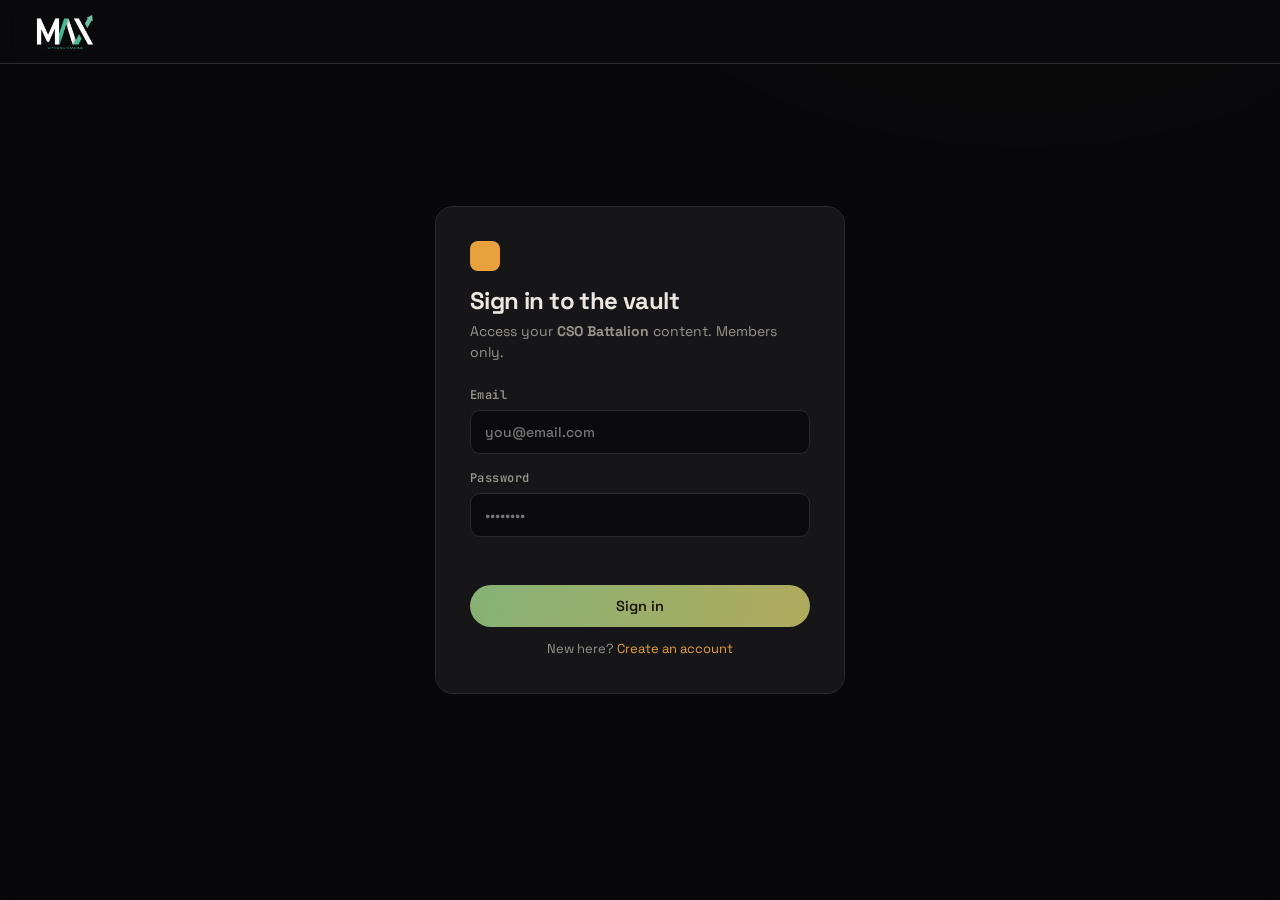
<file: vault.html>
<!doctype html>
<html lang="en">
<head>
  <meta charset="utf-8" />
  <meta name="viewport" content="width=device-width, initial-scale=1" />
  <link rel="icon" href="favicon.ico" sizes="any" />
  <link rel="icon" type="image/png" href="favicon.png" />
  <link rel="apple-touch-icon" href="apple-touch-icon.png" />
  <title>Vault - Max Options Trading</title>
  <link rel="preconnect" href="https://fonts.googleapis.com" />
  <link rel="preconnect" href="https://fonts.gstatic.com" crossorigin />
  <link href="https://fonts.googleapis.com/css2?family=Space+Grotesk:wght@400;500;600;700&family=JetBrains+Mono:wght@400;500;600;700&display=swap" rel="stylesheet" />
  <link rel="stylesheet" href="styles.css" />
  <link rel="stylesheet" href="vault.css" />
</head>
<body class="vault">
  <header class="vtop">
    <a class="home" href="index.html" aria-label="Max Options Trading home"><img src="assets/mot-logo.png" alt="Max Options Trading" /></a>
    <div class="who" id="who"></div>
  </header>
  <main id="vault-root"></main>
  <script type="module" src="src/vault.js"></script>
</body>
</html>
</file>
<file: styles.css>
/* MaxOptionsTrading 3D - rebuilt with the anti-slop design skill.
   Direction: dark-tech broadcast / "amber terminal". One locked theme, one accent.
   Type: Space Grotesk (display + UI) · JetBrains Mono (all numbers/data).
   Accent: amber #e8a13c. Green/red appear ONLY as semantic up/down in the terminal.
   No neon glows, no gradient headlines, no pure black. Radius scale: cards 14px,
   buttons full-pill, inputs 10px. */
:root {
  --bg: #0b0b0d;
  --bg-2: #101013;
  --surface: #161619;
  --surface-2: #1d1d22;
  --line: #2a2a31;
  --line-soft: #1f1f25;
  --text: #ece8e1;
  --muted: #97948d;
  --faint: #62605b;
  --accent: #e8a13c;
  --accent-bright: #ffc061;
  --accent-ink: #1a1305;     /* dark text on amber buttons */
  --green: #4ebc97;          /* MOT brand green: live / data / positive */
  --green-bright: #2ee6a6;
  --up: #4ebc97;             /* positive = brand green */
  --down: #cf6b62;           /* semantic only */
  --shadow: 0 24px 70px rgba(0,0,0,.45);
  --shadow-soft: 0 12px 34px rgba(0,0,0,.35);
  --sans: "Space Grotesk", system-ui, -apple-system, sans-serif;
  --mono: "JetBrains Mono", ui-monospace, "SF Mono", monospace;
  --maxw: 1280px;
}

* { margin: 0; padding: 0; box-sizing: border-box; }
html { scroll-behavior: smooth; -webkit-text-size-adjust: 100%; }
body {
  font-family: var(--sans);
  background: var(--bg);
  color: var(--text);
  overflow-x: hidden;
  -webkit-font-smoothing: antialiased;
  line-height: 1.5;
}
body::before { /* restrained ambient depth, no neon */
  content: ""; position: fixed; inset: 0; z-index: -2;
  background:
    radial-gradient(1100px 620px at 78% -8%, rgba(232,161,60,.10), transparent 62%),
    radial-gradient(820px 560px at 6% 108%, rgba(232,161,60,.045), transparent 60%),
    var(--bg);
}
a { color: inherit; text-decoration: none; }
img { display: block; max-width: 100%; }
h1, h2, h3 { font-weight: 700; letter-spacing: -0.025em; line-height: 1.02; }
.mono { font-family: var(--mono); font-feature-settings: "tnum" 1; }
.wrap { max-width: var(--maxw); margin: 0 auto; width: 100%; }
.accent { color: var(--accent); }
.muted { color: var(--muted); }

/* ---------- 3D layers ---------- */
#globe-canvas { position: fixed; inset: 0; width: 100vw; height: 100vh; z-index: 0; }
#label-layer { position: fixed; inset: 0; z-index: 1; pointer-events: none; }
#label-layer.faded { visibility: hidden; }   /* fully hidden once globe shrinks: no overlay, no clicks */
.asset-label {
  font: 600 11px var(--mono); color: var(--text);
  background: rgba(11,11,13,.62); border: 1px solid var(--line);
  padding: 3px 8px; border-radius: 8px; white-space: nowrap;
  display: flex; gap: 7px; align-items: center; backdrop-filter: blur(6px);
  transition: border-color .25s, color .25s; letter-spacing: .02em;
}
.asset-label .px { color: var(--muted); }
.asset-label.hot { color: var(--accent-bright); border-color: var(--accent); }
.asset-label.down .sym { color: var(--down); }

/* clickable brand/program nodes on the globe */
.brand-node { pointer-events: auto; cursor: pointer; display: inline-flex; gap: 7px; align-items: center; font: 600 11px var(--mono); letter-spacing: .04em; color: var(--accent-bright); background: rgba(11,11,13,.74); border: 1px solid var(--accent); padding: 5px 11px; border-radius: 999px; backdrop-filter: blur(6px); transition: background .2s, color .2s; white-space: nowrap; }
.brand-node:hover { background: var(--accent); color: var(--accent-ink); }
.brand-node .bn-dot { width: 6px; height: 6px; border-radius: 50%; background: currentColor; }
.brand-node .bn-arrow { font-size: 12px; opacity: .8; }

/* cursor-tracking brand-green glow */
#cursor-glow {
  position: fixed; top: 0; left: 0; width: 420px; height: 420px; border-radius: 50%;
  z-index: 35; pointer-events: none; mix-blend-mode: screen; opacity: 0;
  background: radial-gradient(circle, rgba(78,188,151,.20), rgba(46,230,166,.06) 40%, transparent 64%);
  filter: blur(14px); will-change: transform; transition: opacity .3s ease;
}
@media (prefers-reduced-motion: reduce) { #cursor-glow { filter: blur(20px); } }
@media (pointer: coarse) { #cursor-glow { display: none; } }

/* full-page lightning flash overlay (synced to globe bolts) */
#page-flash { position: fixed; inset: 0; z-index: 2; pointer-events: none; opacity: 0; mix-blend-mode: screen;
  background: radial-gradient(circle at 68% 36%, rgba(255,241,208,.20), transparent 56%); transition: opacity .12s ease; }
@media (prefers-reduced-motion: reduce) { #page-flash { display: none; } }

/* ---------- nav (single line, <=72px) ---------- */
nav {
  position: fixed; top: 0; left: 0; right: 0; z-index: 40; height: 68px;
  display: flex; align-items: center; justify-content: space-between;
  padding: 0 clamp(18px, 4vw, 40px);
  background: linear-gradient(180deg, rgba(11,11,13,.86), rgba(11,11,13,0));
  backdrop-filter: blur(8px);
}
.logo { display: flex; align-items: center; }
.logo img { height: 40px; width: auto; display: block; }
.nav-links { display: flex; gap: 28px; font-size: 14.5px; color: var(--muted); }
.nav-links a:hover { color: var(--text); }
.nav-cta { display: flex; gap: 10px; align-items: center; }
@media (max-width: 880px) { .nav-links { display: none; } }

/* ---------- buttons (full-pill, AA contrast) ---------- */
.btn { font: 600 14.5px var(--sans); padding: 11px 22px; border-radius: 999px; cursor: pointer; border: 1px solid transparent; transition: transform .18s ease, background .2s, border-color .2s; display: inline-flex; align-items: center; gap: 8px; white-space: nowrap; }
.btn:active { transform: translateY(1px) scale(.99); }
.btn-primary { background: linear-gradient(105deg, var(--green) -130%, var(--accent) 230%); color: var(--accent-ink); }
.btn-primary:hover { background: linear-gradient(105deg, var(--green-bright) -130%, var(--accent-bright) 230%); transform: translateY(-2px); }
.btn-ghost { border-color: var(--line); color: var(--text); }
.btn-ghost:hover { border-color: var(--accent); color: var(--accent); }

/* ---------- ticker (mono) ---------- */
.ticker { position: fixed; bottom: 0; left: 0; right: 0; z-index: 30; height: 36px; background: rgba(11,11,13,.82); border-top: 1px solid var(--line); display: flex; align-items: center; overflow: hidden; backdrop-filter: blur(8px); }
.ticker-track { display: flex; gap: 40px; white-space: nowrap; padding-left: 100%; animation: scrollx 44s linear infinite; }
.ticker-item { display: flex; gap: 9px; align-items: center; font: 600 12.5px var(--mono); letter-spacing: .02em; }
.ticker-item .sym { color: var(--muted); }
.ticker-item .up { color: var(--up); } .ticker-item .down { color: var(--down); }
@keyframes scrollx { to { transform: translateX(-100%); } }
@media (prefers-reduced-motion: reduce) { .ticker-track { animation: none; } }

/* ---------- sections ---------- */
main { position: relative; z-index: 10; }
section { padding: clamp(96px, 13vh, 150px) clamp(18px, 5vw, 48px); }
.section-head { max-width: 60ch; margin-bottom: 48px; }
.section-head h2 { font-size: clamp(30px, 4.6vw, 60px); }
.section-head p { color: var(--muted); font-size: clamp(15px, 1.3vw, 18px); margin-top: 18px; max-width: 58ch; }
.eyebrow { font: 600 11.5px var(--mono); letter-spacing: .24em; text-transform: uppercase; color: var(--accent); margin-bottom: 18px; }

/* market open/closed status */
.mkt-status { display: inline-flex; gap: 9px; align-items: center; font: 600 12px var(--mono); letter-spacing: .04em; padding: 7px 14px; border: 1px solid var(--line); border-radius: 999px; margin-bottom: 20px; }
.mkt-status .dot { width: 8px; height: 8px; border-radius: 50%; background: var(--muted); }
.mkt-status .sub { color: var(--muted); }
.mkt-status.open { color: var(--green); } .mkt-status.open .dot { background: var(--green); box-shadow: 0 0 8px rgba(78,188,151,.7); animation: pulse 1.8s ease-in-out infinite; }
.mkt-status.closed { color: var(--down); } .mkt-status.closed .dot { background: var(--down); }

/* HERO - asymmetric, globe sits to the right/behind. Max 4 text elements. */
#hero { min-height: 100dvh; display: grid; align-content: center; padding-top: 68px; }
#hero .wrap { display: grid; grid-template-columns: minmax(0, 1fr); }
#hero .copy { max-width: 19ch; }
#hero .eyebrow { margin-bottom: 22px; }
#hero h1 { font-size: clamp(44px, 8vw, 104px); }
#hero h1 .h1-accent { display: block; font-size: 0.5em; margin-top: 0.12em; color: var(--green); letter-spacing: -0.02em; }
#hero .lead { color: var(--muted); font-size: clamp(16px, 1.5vw, 20px); margin: 26px 0 34px; max-width: 46ch; }
#hero .hero-cta { display: flex; gap: 13px; flex-wrap: wrap; }
@media (min-width: 980px) { #hero .copy { max-width: 17ch; } #hero .lead { max-width: 42ch; } }

/* stats strip - UNDER the hero, mono numbers */
#stats { padding-top: 0; padding-bottom: clamp(60px, 8vh, 90px); }
#stats .row { display: grid; grid-template-columns: repeat(4, 1fr); gap: 1px; background: var(--line-soft); border: 1px solid var(--line-soft); border-radius: 14px; overflow: hidden; }
#stats .cell { background: var(--bg); padding: 26px 22px; }
#stats .n { font: 700 clamp(24px, 3vw, 34px)/1 var(--mono); color: var(--text); }
#stats .l { color: var(--muted); font-size: 13px; margin-top: 10px; letter-spacing: .02em; }
@media (max-width: 760px) { #stats .row { grid-template-columns: 1fr 1fr; } }

/* DUAL PATH - trading + entertainment merge */
#paths .grid { display: grid; grid-template-columns: 1fr 1fr; gap: 18px; }
@media (max-width: 860px) { #paths .grid { grid-template-columns: 1fr; } }
.path { position: relative; border: 1px solid var(--line); border-radius: 14px; overflow: hidden; min-height: 460px; display: flex; flex-direction: column; justify-content: flex-end; transition: transform .35s ease, border-color .35s ease; isolation: isolate; }
.path:hover { transform: translateY(-6px); border-color: var(--accent); }
.path .ph { position: absolute; inset: 0; z-index: -2; }
.path .ph img { width: 100%; height: 100%; object-fit: cover; filter: grayscale(.4) brightness(.55) contrast(1.05); }
.path::after { content: ""; position: absolute; inset: 0; z-index: -1; background: linear-gradient(180deg, rgba(11,11,13,.2), rgba(11,11,13,.92)); }
.path .body { padding: 36px; }
.path .kicker { font: 600 11.5px var(--mono); letter-spacing: .2em; text-transform: uppercase; color: var(--accent); }
.path h3 { font-size: clamp(26px, 3.4vw, 40px); margin: 14px 0 18px; }
.path ul { list-style: none; display: grid; gap: 10px; margin-bottom: 26px; }
.path li { display: flex; gap: 11px; color: var(--muted); font-size: 15px; align-items: baseline; }
.path li b { color: var(--text); font-weight: 600; }
.path li::before { content: ""; width: 6px; height: 6px; border-radius: 2px; background: var(--accent); transform: translateY(6px); flex: none; }

/* MARKET PULSE - terminal, mono, hairlines (density ~5) */
#pulse .board { display: grid; grid-template-columns: 1.15fr 1fr 1.1fr; gap: 18px; }
@media (max-width: 980px) { #pulse .board { grid-template-columns: 1fr; } }
.panel { border: 1px solid var(--line); border-radius: 14px; background: var(--surface); padding: 24px; }
.panel .ph4 { font: 600 12px var(--mono); letter-spacing: .18em; text-transform: uppercase; color: var(--muted); display: flex; align-items: center; gap: 9px; margin-bottom: 22px; }
.live-dot { width: 7px; height: 7px; border-radius: 50%; background: var(--green); box-shadow: 0 0 8px rgba(78,188,151,.7); animation: pulse 1.8s ease-in-out infinite; }
@keyframes pulse { 50% { opacity: .35; } }
@media (prefers-reduced-motion: reduce) { .live-dot { animation: none; } }
.gauge { text-align: center; padding: 6px 0 4px; }
.gauge .val { font: 700 56px/1 var(--mono); background: linear-gradient(120deg, var(--green), var(--green-bright)); -webkit-background-clip: text; background-clip: text; color: transparent; }
.gauge .lab { color: var(--muted); font: 600 12px var(--mono); letter-spacing: .14em; margin-top: 8px; }
.gauge-bar { height: 5px; border-radius: 999px; margin-top: 20px; background: linear-gradient(90deg, var(--down), #d6a24a 55%, var(--up)); position: relative; }
.gauge-bar .needle { position: absolute; top: -5px; width: 2px; height: 15px; background: var(--text); border-radius: 2px; }
.row-line { display: flex; justify-content: space-between; align-items: center; padding: 12px 0; border-bottom: 1px solid var(--line-soft); }
.row-line:last-child { border-bottom: none; }
.row-line .sym, .row-line .px { font-family: var(--mono); }
.row-line .name { color: var(--muted); font-size: 13px; }
.chg { font-family: var(--mono); font-size: 13.5px; }
.chg.up { color: var(--up); } .chg.down { color: var(--down); }
.win .play { font-size: 14.5px; } .win .meta { color: var(--muted); font-size: 12px; margin-top: 3px; }
.win .res { font: 700 14px var(--mono); color: var(--green); }
.ev .when { color: var(--muted); font: 500 12px var(--mono); }
.ev .kind { font-size: 11px; color: var(--accent); border: 1px solid var(--line); padding: 2px 9px; border-radius: 999px; }

/* MARKET PULSE - live "desk": asymmetric grid, arc gauge, sparkline tape, marquee */
#pulse .desk { display: grid; grid-template-columns: repeat(12, 1fr); gap: 16px; }
.desk-card { border: 1px solid var(--line); border-radius: 16px; background: var(--surface); padding: 22px; }
.dc-head { font: 600 12px var(--mono); letter-spacing: .16em; text-transform: uppercase; color: var(--muted); display: flex; align-items: center; gap: 9px; margin-bottom: 16px; }
.dc-head .dc-sub { margin-left: auto; color: var(--green); font-size: 12px; letter-spacing: .04em; }
.sentiment { grid-column: 1 / 6; grid-row: 1 / 3; display: flex; flex-direction: column; }
.tape { grid-column: 6 / 13; grid-row: 1 / 3; }
.wins { grid-column: 1 / 9; }
.sched { grid-column: 9 / 13; }
@media (max-width: 960px) { #pulse .desk { grid-template-columns: 1fr; } .sentiment, .tape, .wins, .sched { grid-column: 1 / -1; grid-row: auto; } }

/* sentiment arc gauge */
.gauge-wrap { position: relative; max-width: 280px; width: 100%; margin: 2px auto 0; }
.gauge-arc { width: 100%; display: block; }
#sent-marker { filter: drop-shadow(0 0 5px rgba(255,255,255,.55)); transition: cx .6s ease, cy .6s ease; }
.gauge-read { position: absolute; left: 0; right: 0; bottom: 6px; text-align: center; }
.gauge-read .val { font: 700 38px/1 var(--mono); background: linear-gradient(120deg, var(--green), var(--green-bright)); -webkit-background-clip: text; background-clip: text; color: transparent; }
.gauge-read .lab { display: block; font: 600 11px var(--mono); letter-spacing: .14em; color: var(--muted); margin-top: 4px; }
.scale { display: flex; justify-content: space-between; font: 500 11px var(--mono); color: var(--faint); margin-top: 4px; }
.sent-stats { margin-top: 18px; border-top: 1px solid var(--line-soft); }
.ss-row { display: flex; justify-content: space-between; align-items: center; padding: 10px 0; border-bottom: 1px solid var(--line-soft); font-size: 13.5px; }
.ss-row:last-child { border-bottom: none; }
.ss-row > span:first-child { color: var(--muted); }
.ss-row .up { color: var(--green); } .ss-row .down { color: var(--down); } .ss-row .muted { color: var(--muted); }
.top-mover { margin-top: 16px; padding-top: 16px; border-top: 1px solid var(--line-soft); display: flex; justify-content: space-between; align-items: center; }
.tm-label { font: 600 11px var(--mono); letter-spacing: .16em; text-transform: uppercase; color: var(--muted); }
.tm-val { font: 700 16px var(--mono); display: flex; gap: 9px; align-items: baseline; }
.tm-val #tm-sym { color: var(--text); }
.tm-val .up { color: var(--green); } .tm-val .down { color: var(--down); }
.ss-trend { margin-top: 18px; font: 600 11px var(--mono); letter-spacing: .16em; text-transform: uppercase; color: var(--muted); }
.spark { display: block; }
.spark.wide { width: 100%; height: 40px; margin-top: 8px; }
.spark path { fill: none; stroke-width: 2; stroke: var(--green); }
.spark path.down { stroke: var(--down); }
#sent-spark path { stroke: var(--accent); opacity: .85; }

/* live tape leaderboard */
.tape-list { display: flex; flex-direction: column; }
.tape-row { display: grid; grid-template-columns: 1.3fr 1fr auto auto; gap: 14px; align-items: center; padding: 11px 0; border-bottom: 1px solid var(--line-soft); }
.tape-row:last-child { border-bottom: none; }
.tp-id { display: flex; flex-direction: column; min-width: 0; }
.tp-id .sym { font: 600 14px var(--mono); }
.tp-id .name { color: var(--muted); font-size: 12px; white-space: nowrap; overflow: hidden; text-overflow: ellipsis; }
.tape-row .spark { width: 100%; height: 26px; }
.tape-row .px { text-align: right; font-size: 14px; }
.tape-row .chg { text-align: right; font-size: 13px; min-width: 66px; }

/* wins marquee */
.wins .marquee { overflow: hidden; -webkit-mask: linear-gradient(90deg, transparent, #000 5%, #000 95%, transparent); mask: linear-gradient(90deg, transparent, #000 5%, #000 95%, transparent); }
.marquee-track { display: flex; gap: 12px; width: max-content; animation: marq 32s linear infinite; }
.wins .marquee:hover .marquee-track { animation-play-state: paused; }
.win-chip { display: flex; align-items: center; gap: 12px; border: 1px solid var(--line); border-radius: 12px; background: var(--surface-2); padding: 12px 16px; white-space: nowrap; }
.win-chip .res { font: 700 15px var(--mono); color: var(--green); }
.win-chip b { font-weight: 600; font-size: 14px; }
.win-chip .meta { color: var(--muted); font-size: 12px; }
@keyframes marq { to { transform: translateX(-50%); } }
@media (prefers-reduced-motion: reduce) { .marquee-track { animation: none; flex-wrap: wrap; width: auto; } }

/* schedule */
.sched-list { display: flex; flex-direction: column; }
.sched-row { display: flex; justify-content: space-between; align-items: center; gap: 12px; padding: 12px 0; border-bottom: 1px solid var(--line-soft); }
.sched-row:last-child { border-bottom: none; }
.sr-l { display: flex; align-items: center; gap: 10px; min-width: 0; }
.sched-row .title { font-size: 14px; white-space: nowrap; overflow: hidden; text-overflow: ellipsis; }
.sched-row .kind { font: 600 10px var(--mono); letter-spacing: .08em; color: var(--accent); border: 1px solid var(--line); padding: 2px 8px; border-radius: 999px; flex: none; }
.sched-row .badge.live { font: 600 10px var(--mono); letter-spacing: .06em; background: var(--green); color: #04130d; padding: 3px 9px; border-radius: 999px; flex: none; }
.sched-row .when { color: var(--muted); font: 500 12px var(--mono); flex: none; }

/* NETWORK - real media thumbnails, varied layout */
#network .feature { display: grid; grid-template-columns: 1.4fr 1fr; gap: 18px; align-items: stretch; }
@media (max-width: 860px) { #network .feature { grid-template-columns: 1fr; } }
.media { position: relative; border: 1px solid var(--line); border-radius: 14px; overflow: hidden; min-height: 280px; display: flex; align-items: flex-end; isolation: isolate; }
.media img { position: absolute; inset: 0; width: 100%; height: 100%; object-fit: cover; z-index: -2; filter: brightness(.62) contrast(1.05); transition: transform .5s ease; }
.media:hover img { transform: scale(1.04); }
.media::after { content: ""; position: absolute; inset: 0; z-index: -1; background: linear-gradient(180deg, transparent 30%, rgba(11,11,13,.9)); }
.media .cap { padding: 20px 22px; }
.media .cap .t { font-weight: 600; font-size: 17px; }
.media .cap .s { color: var(--muted); font: 500 12px var(--mono); margin-top: 5px; letter-spacing: .04em; }
.media .badge { position: absolute; top: 14px; left: 14px; z-index: 1; font: 600 11px var(--mono); letter-spacing: .08em; background: var(--accent); color: var(--accent-ink); padding: 4px 10px; border-radius: 999px; }
.media .badge.live::before { content: ""; display: inline-block; width: 6px; height: 6px; border-radius: 50%; background: var(--accent-ink); margin-right: 6px; vertical-align: middle; }
.media-col { display: grid; gap: 18px; grid-template-rows: 1fr 1fr; }
.media.sm { min-height: 130px; }

/* PREMIUM INDICATORS - bento rhythm, not 3 equal cards */
#indicators .ind-grid { display: grid; grid-template-columns: repeat(12, 1fr); gap: 14px; }
.ind { border: 1px solid var(--line); border-radius: 14px; background: var(--surface); padding: 26px; display: flex; flex-direction: column; justify-content: space-between; min-height: 180px; }
.ind:nth-child(1) { grid-column: span 6; min-height: 240px; background: linear-gradient(160deg, var(--surface-2), var(--surface)); }
.ind:nth-child(2), .ind:nth-child(3) { grid-column: span 3; }
.ind:nth-child(4), .ind:nth-child(5), .ind:nth-child(6), .ind:nth-child(7) { grid-column: span 3; }
.ind .tag { font: 600 11px var(--mono); letter-spacing: .16em; text-transform: uppercase; color: var(--muted); }
.ind h3 { font-size: clamp(20px, 2.2vw, 30px); margin: 14px 0 8px; }
.ind p { color: var(--muted); font-size: 14.5px; }
.ind .ind-go { margin-top: 18px; font: 600 12px var(--mono); letter-spacing: .04em; color: var(--accent); display: inline-flex; align-items: center; gap: 7px; }
.ind .ind-go::after { content: "\2192"; transition: transform .2s ease; }
.ind:hover .ind-go::after { transform: translateX(4px); }
@media (max-width: 860px) { #indicators .ind-grid { grid-template-columns: 1fr; } .ind, .ind:nth-child(n) { grid-column: 1 / -1; } }

/* GET FUNDED - intro banner + horizontal partner rail */
.prop-feature { border: 1px solid var(--line); border-radius: 16px; background: linear-gradient(150deg, var(--surface-2), var(--surface)); padding: clamp(28px, 3vw, 42px); display: grid; grid-template-columns: 1.3fr 1fr; gap: 34px; align-items: center; }
@media (max-width: 820px) { .prop-feature { grid-template-columns: 1fr; gap: 22px; } }
.prop-feature .pf-eyebrow { font: 600 11.5px var(--mono); letter-spacing: .2em; text-transform: uppercase; color: var(--accent); margin-bottom: 14px; }
.prop-feature .pf-title { font-size: clamp(28px, 3.4vw, 46px); margin-bottom: 14px; }
.prop-feature .pf-lead { color: var(--muted); font-size: 15px; line-height: 1.6; max-width: 44ch; }
.pf-row { display: flex; gap: 12px; flex-wrap: wrap; margin-top: 22px; }
.pf-list { list-style: none; display: grid; gap: 14px; }
.pf-list li { display: flex; gap: 12px; align-items: flex-start; font-size: 15px; }
.pf-list li::before { content: "\2713"; color: var(--green); font-weight: 700; flex: none; }

/* horizontal scroll rail */
.deals { position: relative; margin-top: 16px; }
.deals-track { display: flex; flex-wrap: nowrap; gap: 14px; overflow-x: auto; scroll-snap-type: x mandatory; scroll-behavior: smooth; padding: 4px 2px; scrollbar-width: none; -ms-overflow-style: none; }
.deals-track::-webkit-scrollbar { display: none; }
.prop-deal { flex: 0 0 auto; width: 282px; scroll-snap-align: start; border: 1px solid var(--line); border-radius: 14px; background: var(--surface); padding: 22px; display: flex; flex-direction: column; min-height: 196px; }
.pd-firm { display: flex; justify-content: space-between; align-items: center; gap: 8px; font: 600 12px var(--mono); letter-spacing: .04em; color: var(--text); }
.pd-badge { color: var(--accent); border: 1px solid var(--line); padding: 2px 8px; border-radius: 999px; font-size: 10px; letter-spacing: .04em; flex: none; }
.pd-metric { font-size: 15px; font-weight: 600; line-height: 1.45; margin-top: 14px; color: var(--text); }
.pd-off { margin-top: auto; padding-top: 16px; font: 700 15px var(--mono); color: var(--green); }
.pd-off span { color: var(--muted); font-weight: 500; font-size: 11px; letter-spacing: .04em; }
.deals-nav { position: absolute; top: 50%; transform: translateY(-50%); z-index: 6; width: 46px; height: 46px; border-radius: 50%; border: 1px solid var(--line); background: rgba(11,11,13,.82); color: var(--text); font: 400 24px/1 var(--sans); cursor: pointer; display: grid; place-items: center; backdrop-filter: blur(6px); transition: border-color .2s ease, color .2s ease, opacity .25s ease; }
.deals-nav:hover { border-color: var(--accent); color: var(--accent); }
.deals-nav.prev { left: -10px; }
.deals-nav.next { right: -10px; }
.deals-nav:disabled { opacity: 0; pointer-events: none; }
@media (prefers-reduced-motion: reduce) { .deals-track { scroll-behavior: auto; } }

/* explore-more tile (last item in the rail) */
.deal-more { flex: 0 0 auto; width: 240px; scroll-snap-align: start; border: 1px dashed var(--line); border-radius: 14px; background: var(--surface); display: flex; flex-direction: column; align-items: center; justify-content: center; gap: 14px; text-align: center; color: var(--accent); font: 600 15px var(--sans); min-height: 196px; }
.deal-more .dm-icon { width: 46px; height: 46px; border-radius: 50%; border: 1px solid var(--accent); display: grid; place-items: center; font-size: 20px; }
@media (max-width: 560px) { .prop-deal, .deal-more { width: 78vw; } }

.partners-more { display: flex; align-items: center; justify-content: center; gap: 10px; margin-top: 14px; border: 1px solid var(--line); border-radius: 14px; background: var(--surface); padding: 18px; font: 600 14px var(--sans); color: var(--text); transition: border-color .25s ease, color .25s ease; }
.partners-more:hover { border-color: var(--accent); color: var(--accent); }
.partners-more span { transition: transform .2s ease; }
.partners-more:hover span { transform: translateX(4px); }

/* TESTIMONIALS */
#testimonials .t-grid { display: grid; grid-template-columns: repeat(3, 1fr); gap: 16px; }
.tcard { border: 1px solid var(--line); border-radius: 14px; background: var(--surface); padding: 26px; }
.tcard .quote { font-size: 15px; line-height: 1.55; }
.tcard .who { margin-top: 20px; display: flex; gap: 12px; align-items: center; }
.tcard .av { width: 36px; height: 36px; border-radius: 50%; overflow: hidden; flex: none; }
.tcard .av img { width: 100%; height: 100%; object-fit: cover; }
.tcard .name { font-weight: 600; font-size: 14px; }
.tcard .role { color: var(--muted); font: 500 12px var(--mono); }
@media (max-width: 900px) { #testimonials .t-grid { grid-template-columns: 1fr; } }

/* FAQ - accessible native accordion */
#faq .faq-grid { display: grid; grid-template-columns: 1fr 1fr; gap: 14px; align-items: start; }
@media (max-width: 820px) { #faq .faq-grid { grid-template-columns: 1fr; } }
.faq-item { border: 1px solid var(--line); border-radius: 14px; background: var(--surface); padding: 0 22px; }
.faq-item[open] { border-color: var(--accent); }
.faq-item summary { cursor: pointer; list-style: none; padding: 20px 0; font-weight: 600; font-size: 16px; display: flex; justify-content: space-between; align-items: center; gap: 16px; }
.faq-item summary::-webkit-details-marker { display: none; }
.faq-item summary::after { content: "+"; font: 400 22px/1 var(--mono); color: var(--accent); transition: transform .25s ease; flex: none; }
.faq-item[open] summary::after { transform: rotate(45deg); }
.faq-item summary:focus-visible { outline: 2px solid var(--accent); outline-offset: 4px; border-radius: 8px; }
.faq-a { color: var(--muted); font-size: 14.5px; line-height: 1.65; padding: 0 0 22px; max-width: 62ch; }
@media (prefers-reduced-motion: reduce) { .faq-item summary::after { transition: none; } }

/* COMMUNITY / CTA */
#community { text-align: center; display: grid; justify-items: center; }
#community h2 { font-size: clamp(34px, 5.4vw, 76px); max-width: 16ch; }
#community p { color: var(--muted); max-width: 52ch; margin: 22px auto 34px; font-size: clamp(15px,1.3vw,18px); }
.avail { display: inline-flex; gap: 9px; align-items: center; font: 600 12px var(--mono); letter-spacing: .1em; color: var(--muted); border: 1px solid var(--line); padding: 7px 15px; border-radius: 999px; margin-bottom: 30px; }
.avail .d { width: 7px; height: 7px; border-radius: 50%; background: var(--up); }

footer { position: relative; z-index: 10; border-top: 1px solid var(--line); padding: 36px clamp(18px,5vw,48px) 64px; color: var(--muted); font-size: 13.5px; }
footer .wrap { display: flex; justify-content: space-between; flex-wrap: wrap; gap: 18px; align-items: center; }
footer .links { display: flex; gap: 22px; }
footer a:hover { color: var(--accent); }

.reveal { opacity: 0; transform: translateY(34px); }
@media (prefers-reduced-motion: reduce) { .reveal { opacity: 1; transform: none; } }

/* container hover is GSAP-driven (see initHovers in main.js). Stats cells stay CSS. */
#stats .cell { transition: background .25s ease; }
#stats .cell:hover { background: var(--surface-2); }

/* WebGL-off fallback */
.no-webgl #globe-canvas, .no-webgl #label-layer { display: none; }
</file>
<file: vault.css>
/* Course vault. Reuses the tokens from styles.css (linked first). */
body.vault { background: var(--bg); min-height: 100dvh; }
body.vault::before {
  content: ""; position: fixed; inset: 0; z-index: -2;
  background: radial-gradient(900px 520px at 80% -10%, rgba(232,161,60,.10), transparent 60%), var(--bg);
}

/* top bar */
.vtop { position: sticky; top: 0; z-index: 20; height: 64px; display: flex; align-items: center; justify-content: space-between;
  padding: 0 clamp(16px, 4vw, 36px); background: rgba(11,11,13,.88); border-bottom: 1px solid var(--line); backdrop-filter: blur(8px); }
.vtop .home { display: flex; align-items: center; }
.vtop .home img { height: 36px; width: auto; display: block; }
.vtop .who { display: flex; align-items: center; gap: 12px; font: 500 13px var(--mono); color: var(--muted); }
.vtop .who .av { width: 30px; height: 30px; border-radius: 50%; background: var(--surface-2); border: 1px solid var(--line); display: grid; place-items: center; color: var(--accent); font-weight: 700; }
.vtop .who button { background: none; border: 1px solid var(--line); color: var(--muted); border-radius: 999px; padding: 6px 13px; font: 600 12px var(--sans); cursor: pointer; }
.vtop .who button:hover { border-color: var(--accent); color: var(--accent); }

.vwrap { max-width: 1180px; margin: 0 auto; padding: clamp(22px, 4vw, 40px) clamp(16px, 4vw, 36px) 80px; display: grid; grid-template-columns: 1.6fr 1fr; gap: 26px; align-items: start; }
@media (max-width: 920px) { .vwrap { grid-template-columns: 1fr; } }

.prog-eyebrow { font: 600 11.5px var(--mono); letter-spacing: .22em; text-transform: uppercase; color: var(--accent); }
.prog-title { font-size: clamp(28px, 4vw, 46px); margin: 10px 0 8px; }
.prog-tag { color: var(--muted); max-width: 52ch; margin-bottom: 22px; }

/* player stage */
.stage { border: 1px solid var(--line); border-radius: 16px; overflow: hidden; background: #000; position: relative; aspect-ratio: 16/9; }
.stage img { width: 100%; height: 100%; object-fit: cover; opacity: .55; }
.stage .play { position: absolute; inset: 0; display: grid; place-items: center; }
.stage .play button { width: 74px; height: 74px; border-radius: 50%; border: none; background: var(--accent); color: var(--accent-ink); font-size: 26px; cursor: pointer; display: grid; place-items: center; transition: transform .2s, background .2s; }
.stage .play button:hover { transform: scale(1.06); background: var(--accent-bright); }
.stage.playing img { opacity: .85; }
.stage .nowbar { position: absolute; left: 0; right: 0; bottom: 0; padding: 14px 18px; background: linear-gradient(transparent, rgba(0,0,0,.85)); display: flex; align-items: center; gap: 12px; }
.stage .nowbar .bar { flex: 1; height: 4px; border-radius: 999px; background: rgba(255,255,255,.2); overflow: hidden; }
.stage .nowbar .bar i { display: block; height: 100%; width: 0; background: var(--accent); }
.stage .nowbar .time { font: 500 12px var(--mono); color: var(--text); }

/* locked overlay */
.lock-over { position: absolute; inset: 0; display: grid; place-items: center; text-align: center; background: rgba(11,11,13,.78); backdrop-filter: blur(4px); padding: 24px; }
.lock-over .lk { font-size: 28px; color: var(--accent); }
.lock-over h3 { font-size: 22px; margin: 10px 0 6px; }
.lock-over p { color: var(--muted); font-size: 14px; margin-bottom: 18px; }
.lock-over .price { font: 700 30px var(--mono); color: var(--accent); margin-bottom: 16px; }

.now-meta { margin-top: 18px; }
.now-meta h2 { font-size: 20px; }
.now-meta p { color: var(--muted); font-size: 14px; margin-top: 8px; }

/* curriculum sidebar */
.curric { border: 1px solid var(--line); border-radius: 16px; background: var(--surface); overflow: hidden; }
.curric .ch { padding: 18px 20px; border-bottom: 1px solid var(--line); }
.curric .ch .pl { display: flex; justify-content: space-between; align-items: center; }
.curric .pbar { height: 5px; border-radius: 999px; background: var(--line); margin-top: 12px; overflow: hidden; }
.curric .pbar i { display: block; height: 100%; background: var(--accent); }
.curric .pmeta { font: 500 12px var(--mono); color: var(--muted); }
.mod { border-bottom: 1px solid var(--line-soft); }
.mod:last-child { border-bottom: none; }
.mod .mh { padding: 15px 20px; font: 600 12px var(--mono); letter-spacing: .12em; text-transform: uppercase; color: var(--muted); }
.lesson { display: flex; align-items: center; gap: 12px; padding: 12px 20px; cursor: pointer; transition: background .15s; }
.lesson:hover { background: var(--surface-2); }
.lesson .ic { width: 26px; height: 26px; border-radius: 50%; flex: none; display: grid; place-items: center; font-size: 12px; border: 1px solid var(--line); color: var(--muted); }
.lesson.playable .ic { border-color: var(--accent); color: var(--accent); }
.lesson.active { background: var(--surface-2); }
.lesson.active .ic { background: var(--accent); color: var(--accent-ink); border-color: var(--accent); }
.lesson .t { font-size: 14px; flex: 1; }
.lesson.locked .t { color: var(--muted); }
.lesson .len { font: 500 12px var(--mono); color: var(--faint); }
.lesson .free { font: 600 10px var(--mono); color: var(--accent); border: 1px solid var(--line); padding: 1px 6px; border-radius: 999px; }

/* sign-in gate */
.gate { position: fixed; inset: 0; z-index: 100; display: grid; place-items: center; background: rgba(8,8,10,.82); backdrop-filter: blur(10px); padding: 22px; }
.gate .card { width: 100%; max-width: 410px; border: 1px solid var(--line); border-radius: 18px; background: var(--surface); padding: 34px; }
.gate .mark { width: 30px; height: 30px; border-radius: 8px; background: var(--accent); margin-bottom: 18px; }
.gate h2 { font-size: 24px; }
.gate .sub { color: var(--muted); font-size: 14px; margin: 8px 0 24px; }
.gate label { display: block; font: 600 12px var(--mono); color: var(--muted); margin-bottom: 7px; letter-spacing: .04em; }
.gate input { width: 100%; padding: 12px 14px; border-radius: 10px; border: 1px solid var(--line); background: var(--bg); color: var(--text); font: 500 14px var(--sans); margin-bottom: 16px; }
.gate input:focus { outline: none; border-color: var(--accent); }
.gate .err { color: var(--down); font-size: 13px; margin-bottom: 14px; min-height: 18px; }
.gate .btn { width: 100%; justify-content: center; margin-bottom: 12px; }
.gate .alt { text-align: center; color: var(--muted); font-size: 13px; }
.gate .alt a { color: var(--accent); }
</file>
